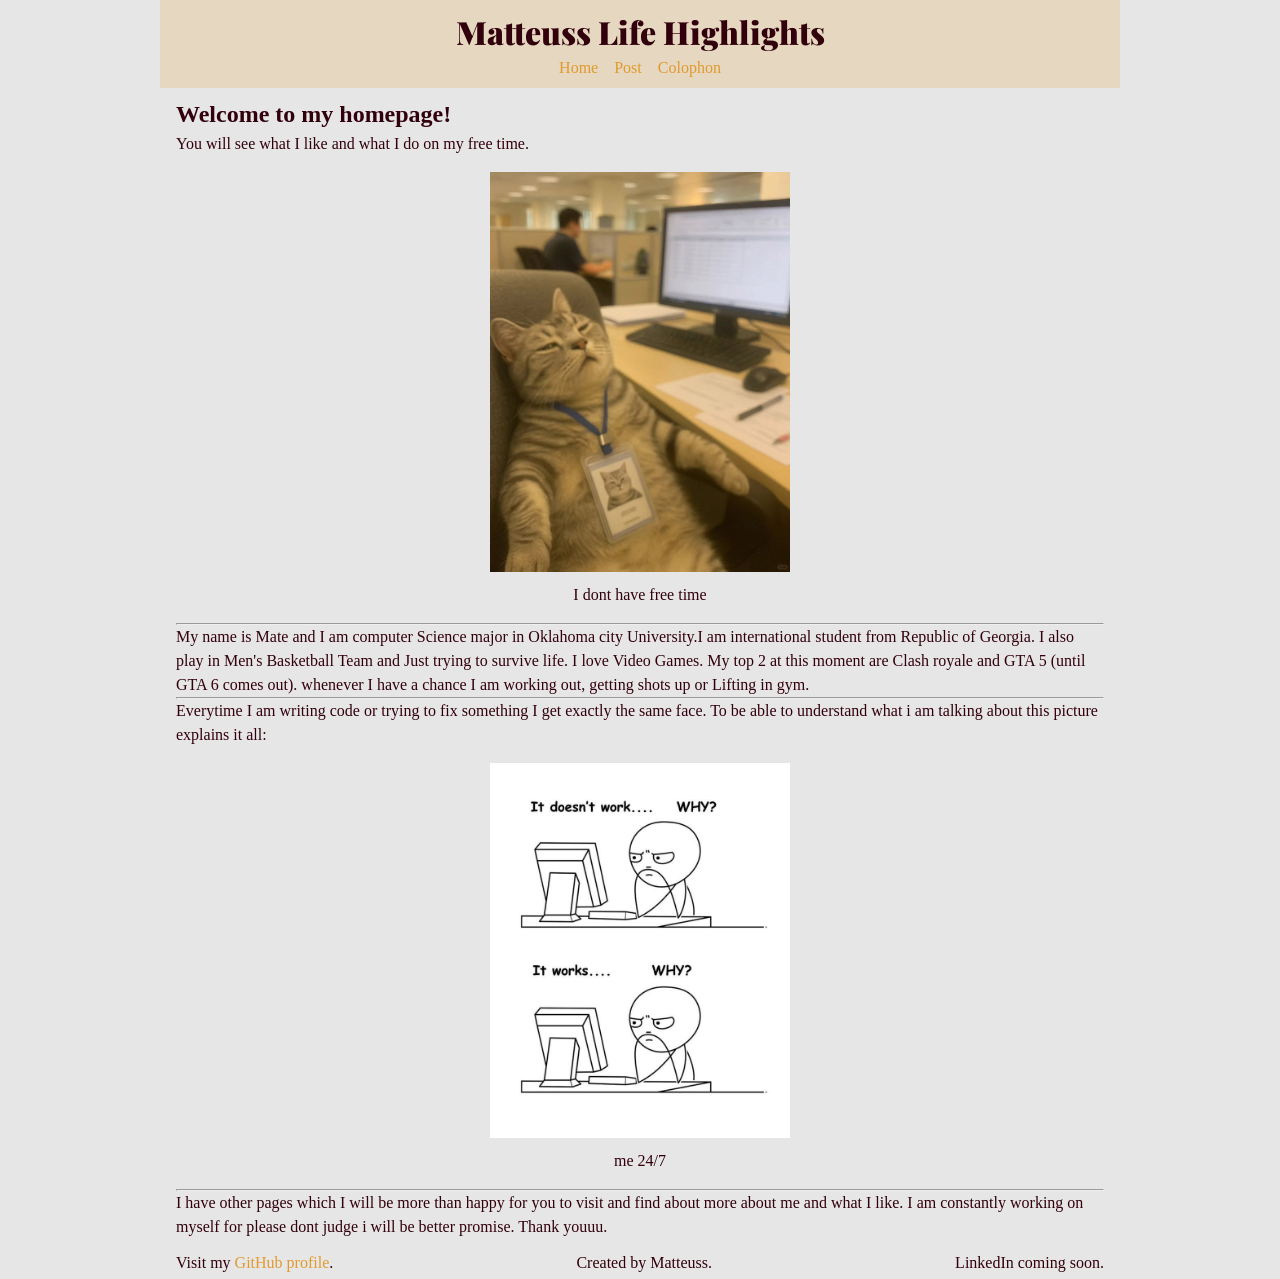
<file: index.html>
<!DOCTYPE html>
<html lang="en">
<head>
    <meta charset="utf-8">
    <meta name="viewport" content="width=device-width, initial-scale=1">
    <meta name="description" content="Matteuss's personal website">
    <link rel="stylesheet" href="main.css">
    <title>Matteuss</title>
</head>

<body>
    <header>
      <h1 class="royale-title">Matteuss Life Highlights</h1>

        <nav>
            <a href="/">Home</a>
            <a href="/posts/first-post.html">Post</a>
            <a href="/colophon/">Colophon</a>
        </nav>
    </header>


    <main>
        <h2>Welcome to my homepage!</h2>

        <p>
            You will see what I like and what I do on my free time.
        </p>

        <figure>
            <img
                src="/static/s/cat.jpg"
                alt="Cat "
                width="300"
            >
            <figcaption>I dont have free time</figcaption>
        </figure>
        <hr>
        <p>My name is Mate and I am computer Science major in Oklahoma city University.I am international student from Republic of Georgia.  I also play in Men's Basketball Team and Just trying to survive life. I love Video Games. My top 2 at this moment are Clash royale and GTA 5 (until GTA 6 comes out). whenever I have a chance I am working out, getting shots up or Lifting in gym. </p>
        <hr>
        <p>
            Everytime I am writing code or trying to fix something I get exactly the same face. To be able to understand what i am talking about this picture explains it all:
        </p>
                <figure>
            <img
                src="/static/s/meme.jpg"
                alt="Cat "
                width="300"
            >
            <figcaption>me 24/7</figcaption>
        </figure>
        <hr>
        <p>
            I have other pages which I will be more than happy for you to visit and find about more about me and what I like. I am constantly working on myself for please dont judge i will be better promise. Thank youuu.
        </p>
    </main>
 
    <footer>
        <p>
            Visit my
            <a href="https://github.com/matteuss6">GitHub profile</a>.
        </p>
        <p>Created by Matteuss.</p>
        <span>LinkedIn coming soon.</span>
    </footer>
</body>
</html>
</file>
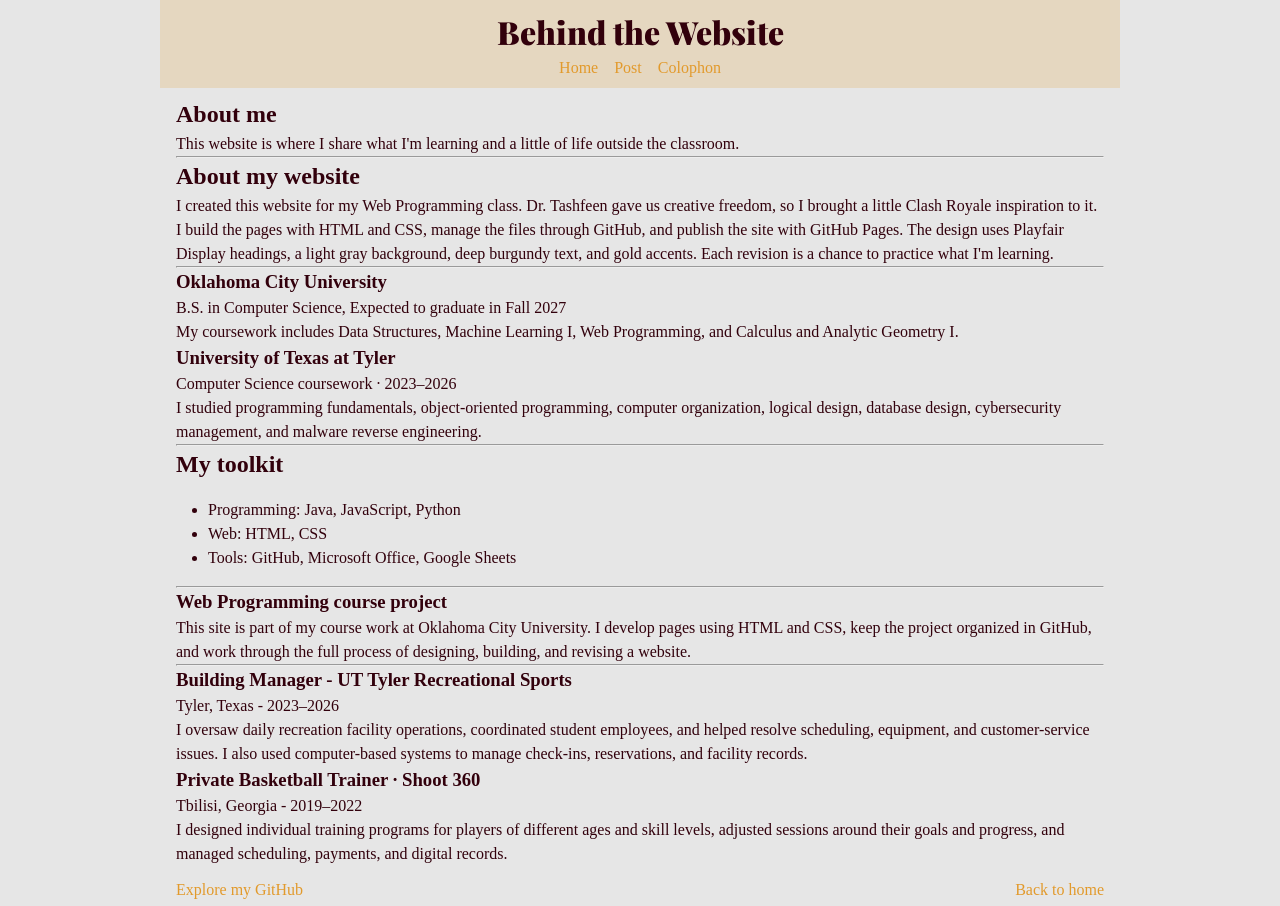
<file: colophon/index.html>
<!DOCTYPE html>
<html lang="en">
<head>
    <meta charset="utf-8">
    <meta name="viewport" content="width=device-width, initial-scale=1">
    <meta name="description" content="About me">
    <link rel="stylesheet" href="../main.css">
    <title>Colophon | Matteuss</title>
</head>
<body>
    <header>
        <h1 class="royale-title">Behind the Website</h1>
        <nav>
            <a href="/">Home</a>
            <a href="/posts/first-post.html">Post</a>
            <a href="/colophon/">Colophon</a>
        </nav>
    </header>

    <main>
        <h2>About me</h2>
        <p>
            This website is where I share what I'm learning and a little of life outside the classroom.
        </p>
        <hr>
        <h2>About my website</h2>
        <p>
            I created this website for my Web Programming class. Dr. Tashfeen gave us creative freedom, so I brought a little Clash Royale inspiration to it.
        </p>
        <p>
            I build the pages with HTML and CSS, manage the files through GitHub, and publish the site with GitHub Pages. The design uses Playfair Display headings, a light gray background, deep burgundy text, and gold accents. Each revision is a chance to practice what I'm learning.
        </p>
        <hr>
        <h3>Oklahoma City University</h3>
        <p>
            B.S. in Computer Science, Expected to graduate in Fall 2027
        </p>
        <p>
            My coursework includes Data Structures, Machine Learning I, Web Programming, and Calculus and Analytic Geometry I.
        </p>
        <h3>University of Texas at Tyler</h3>
        <p>
            Computer Science coursework · 2023–2026
        </p>
        <p>
            I studied programming fundamentals, object-oriented programming, computer organization, logical design, database design, cybersecurity management, and malware reverse engineering.
        </p>
        <hr>
        <h2>My toolkit</h2>
        <ul>
            <li>Programming: Java, JavaScript, Python</li>
            <li>Web: HTML, CSS</li>
            <li>Tools: GitHub, Microsoft Office, Google Sheets</li>
        </ul>
        <hr>
        <h3>Web Programming course project</h3>
        <p>
            This site is part of my course work at Oklahoma City University. I develop pages using HTML and CSS, keep the project organized in GitHub, and work through the full process of designing, building, and revising a website.
        </p>
        <hr>
        <h3>Building Manager - UT Tyler Recreational Sports</h3>
        <p>
            Tyler, Texas - 2023–2026
        </p>
        <p>
            I oversaw daily recreation facility operations, coordinated student employees, and helped resolve scheduling, equipment, and customer-service issues. I also used computer-based systems to manage check-ins, reservations, and facility records.
        </p>
        <h3>Private Basketball Trainer · Shoot 360</h3>
        <p>
            Tbilisi, Georgia - 2019–2022
        </p>
        <p>
            I designed individual training programs for players of different ages and skill levels, adjusted sessions around their goals and progress, and managed scheduling, payments, and digital records.
        </p>
    </main>

    <footer>
         <p>
            <a href="https://github.com/matteuss6">Explore my GitHub</a>
        </p>
        <a href="/">Back to home</a>
    </footer>
           
</body>
</html>
</file>
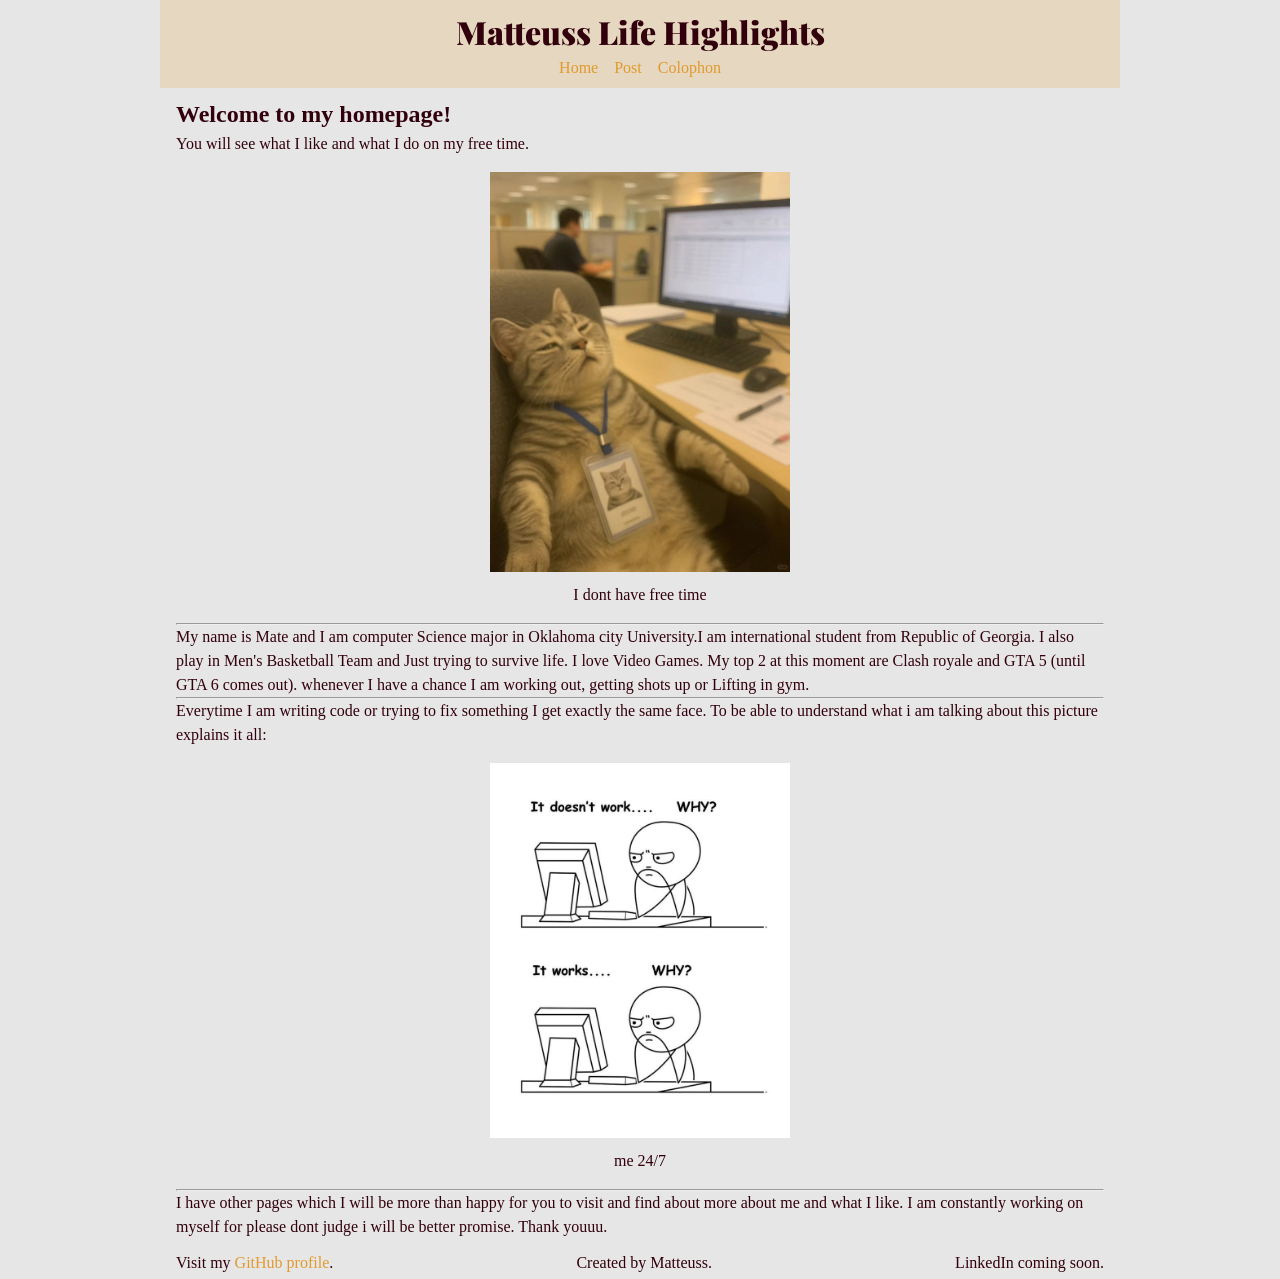
<file: docs/index.html>
<!DOCTYPE html>
<html lang="en">
<head>
	<meta name="generator" content="Hugo 0.167.0">
  <meta charset="utf-8">
  <meta name="viewport" content="width=device-width, initial-scale=1">
  <meta name="description" content="Matteuss&#39;s personal website">
  <link rel="stylesheet" href="/main.css">
  <title>Matteuss</title>
</head>
<body>
  <header>
    <h1 class="royale-title">Matteuss Life Highlights</h1>
    <nav>
      <a href="/">Home</a>
      <a href="/posts/first-post.html">Post</a>
      <a href="/colophon/">Colophon</a>
    </nav>
  </header>
  <main>

<h2>Welcome to my homepage!</h2>

        <p>
            You will see what I like and what I do on my free time.
        </p>

        <figure>
            <img
                src="/static/s/cat.jpg"
                alt="Cat "
                width="300"
            >
            <figcaption>I dont have free time</figcaption>
        </figure>
        <hr>
        <p>My name is Mate and I am computer Science major in Oklahoma city University.I am international student from Republic of Georgia.  I also play in Men's Basketball Team and Just trying to survive life. I love Video Games. My top 2 at this moment are Clash royale and GTA 5 (until GTA 6 comes out). whenever I have a chance I am working out, getting shots up or Lifting in gym. </p>
        <hr>
        <p>
            Everytime I am writing code or trying to fix something I get exactly the same face. To be able to understand what i am talking about this picture explains it all:
        </p>
                <figure>
            <img
                src="/static/s/meme.jpg"
                alt="Cat "
                width="300"
            >
            <figcaption>me 24/7</figcaption>
        </figure>
        <hr>
        <p>
            I have other pages which I will be more than happy for you to visit and find about more about me and what I like. I am constantly working on myself for please dont judge i will be better promise. Thank youuu.
        </p>

</main>
  <footer>
    
    <p>Visit my <a href="https://github.com/matteuss6">GitHub profile</a>.</p>
    <p>Created by Matteuss.</p>
    <span>LinkedIn coming soon.</span>
    
  </footer>
</body>
</html>
</file>
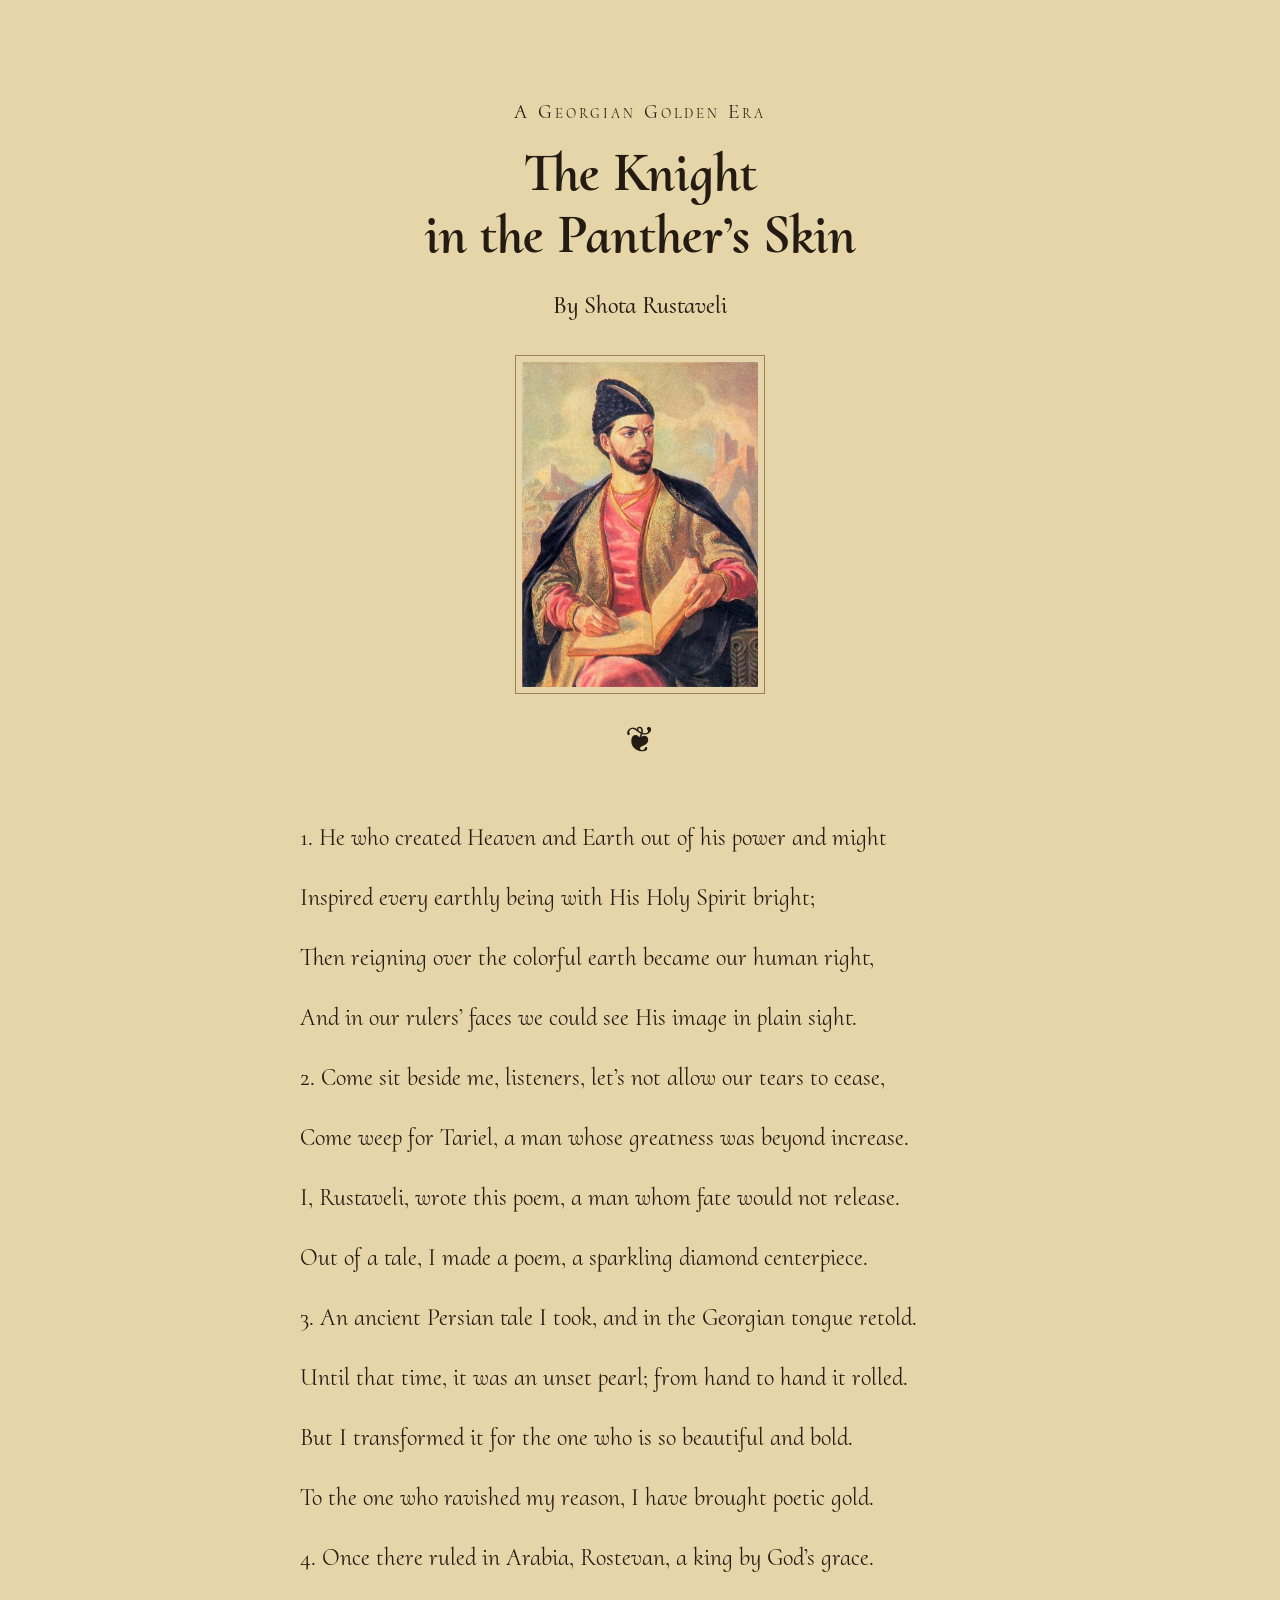
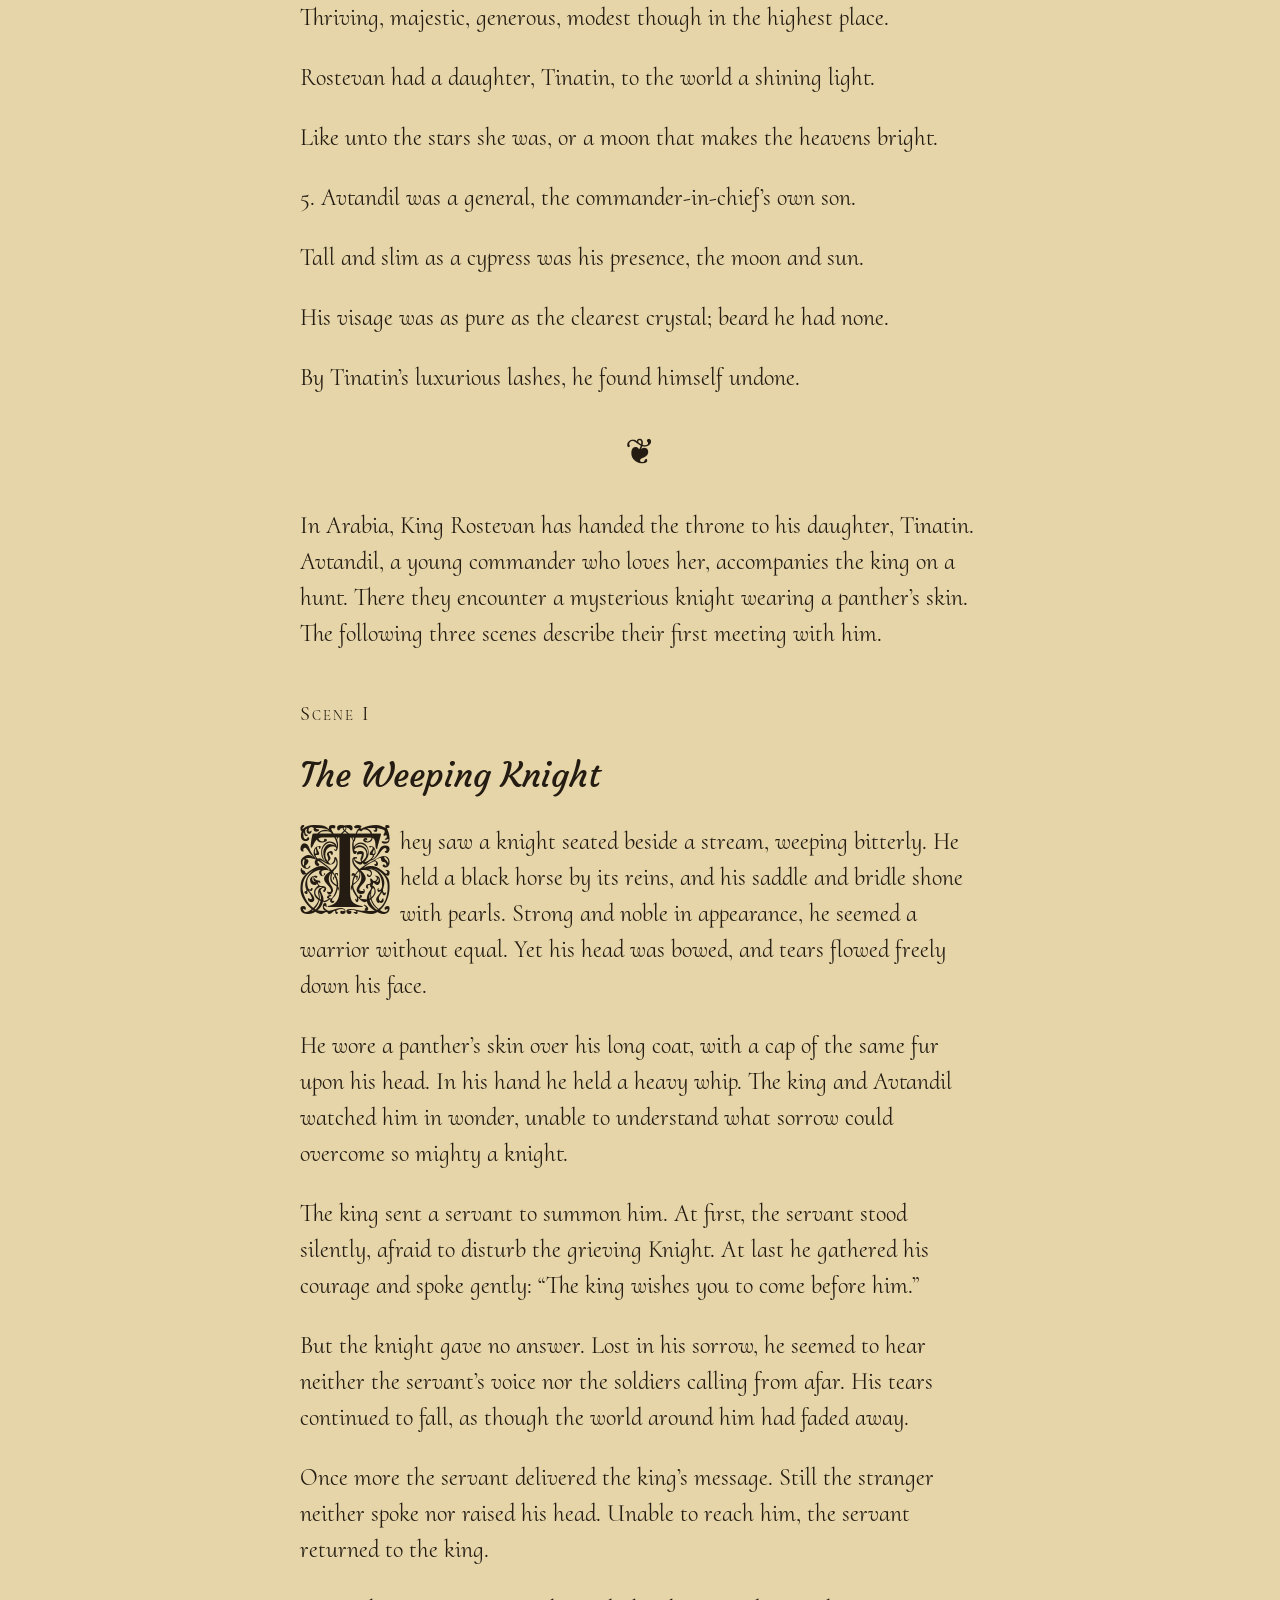
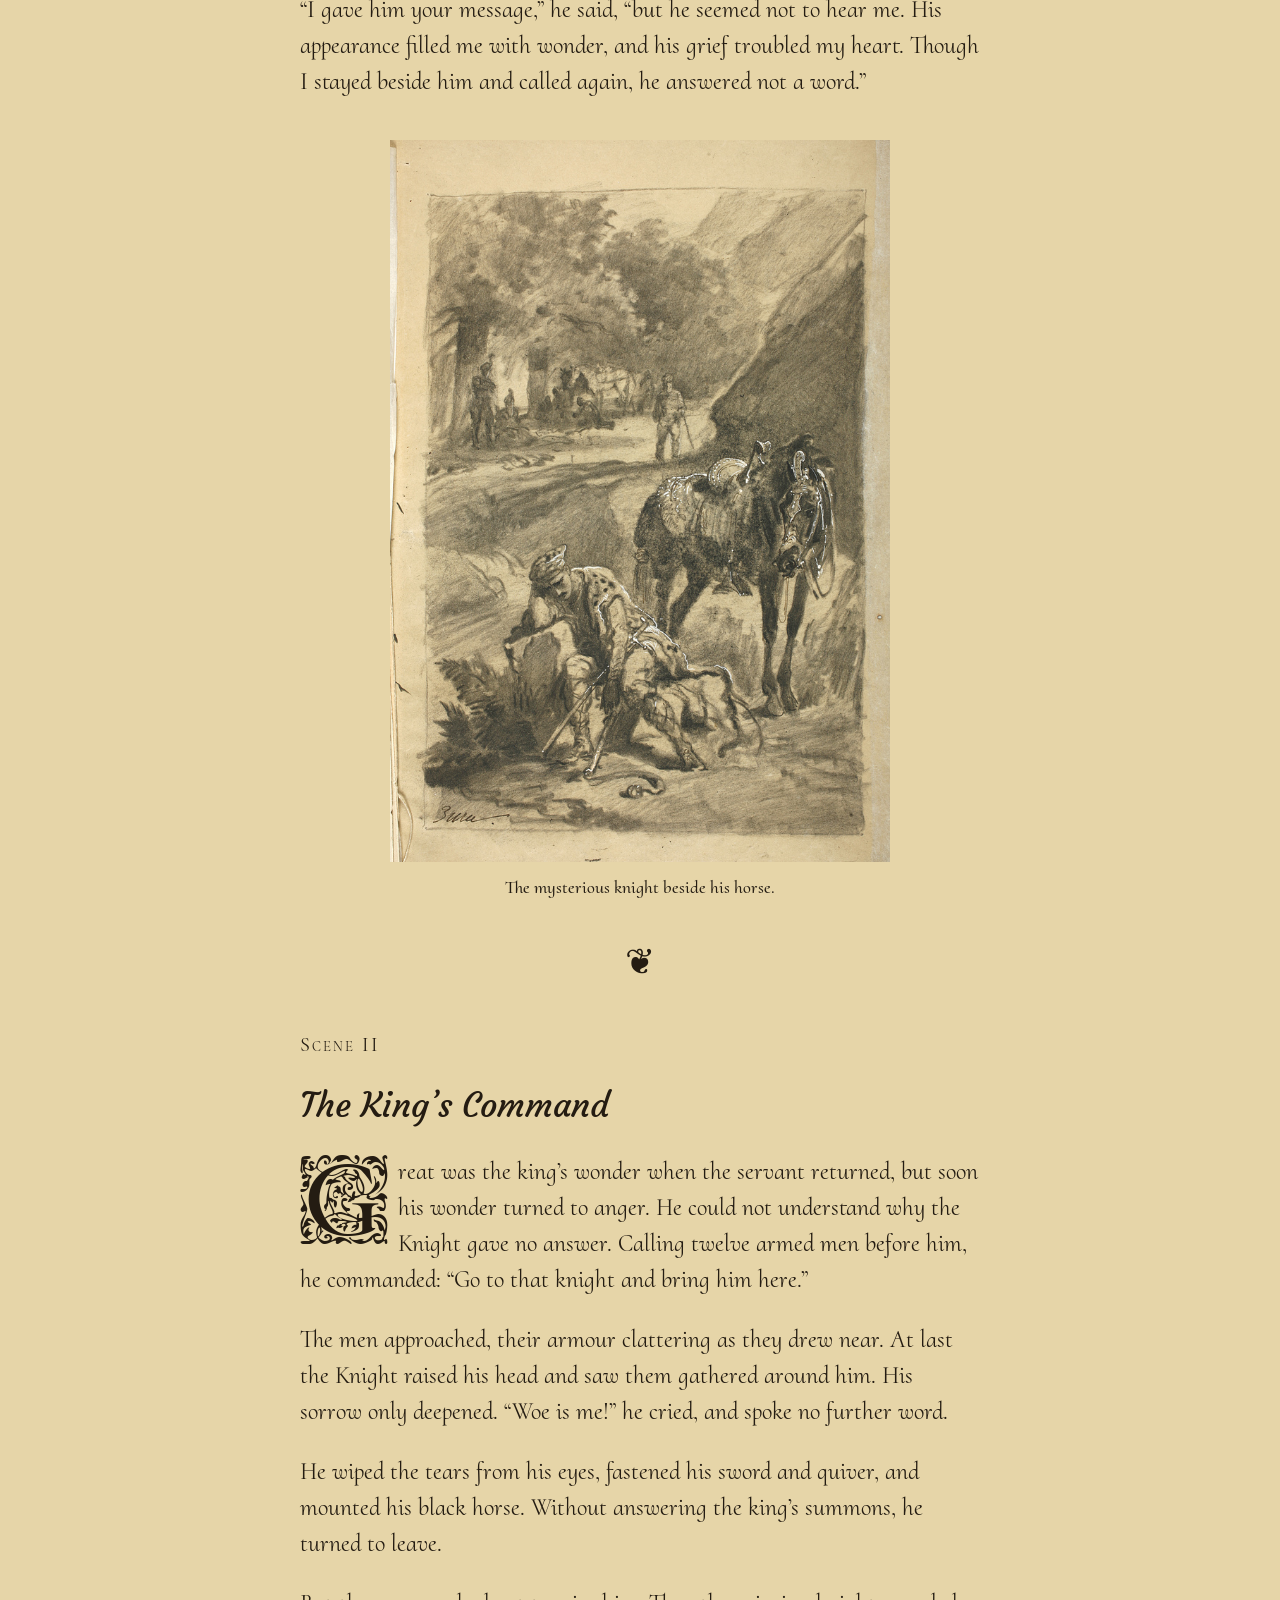
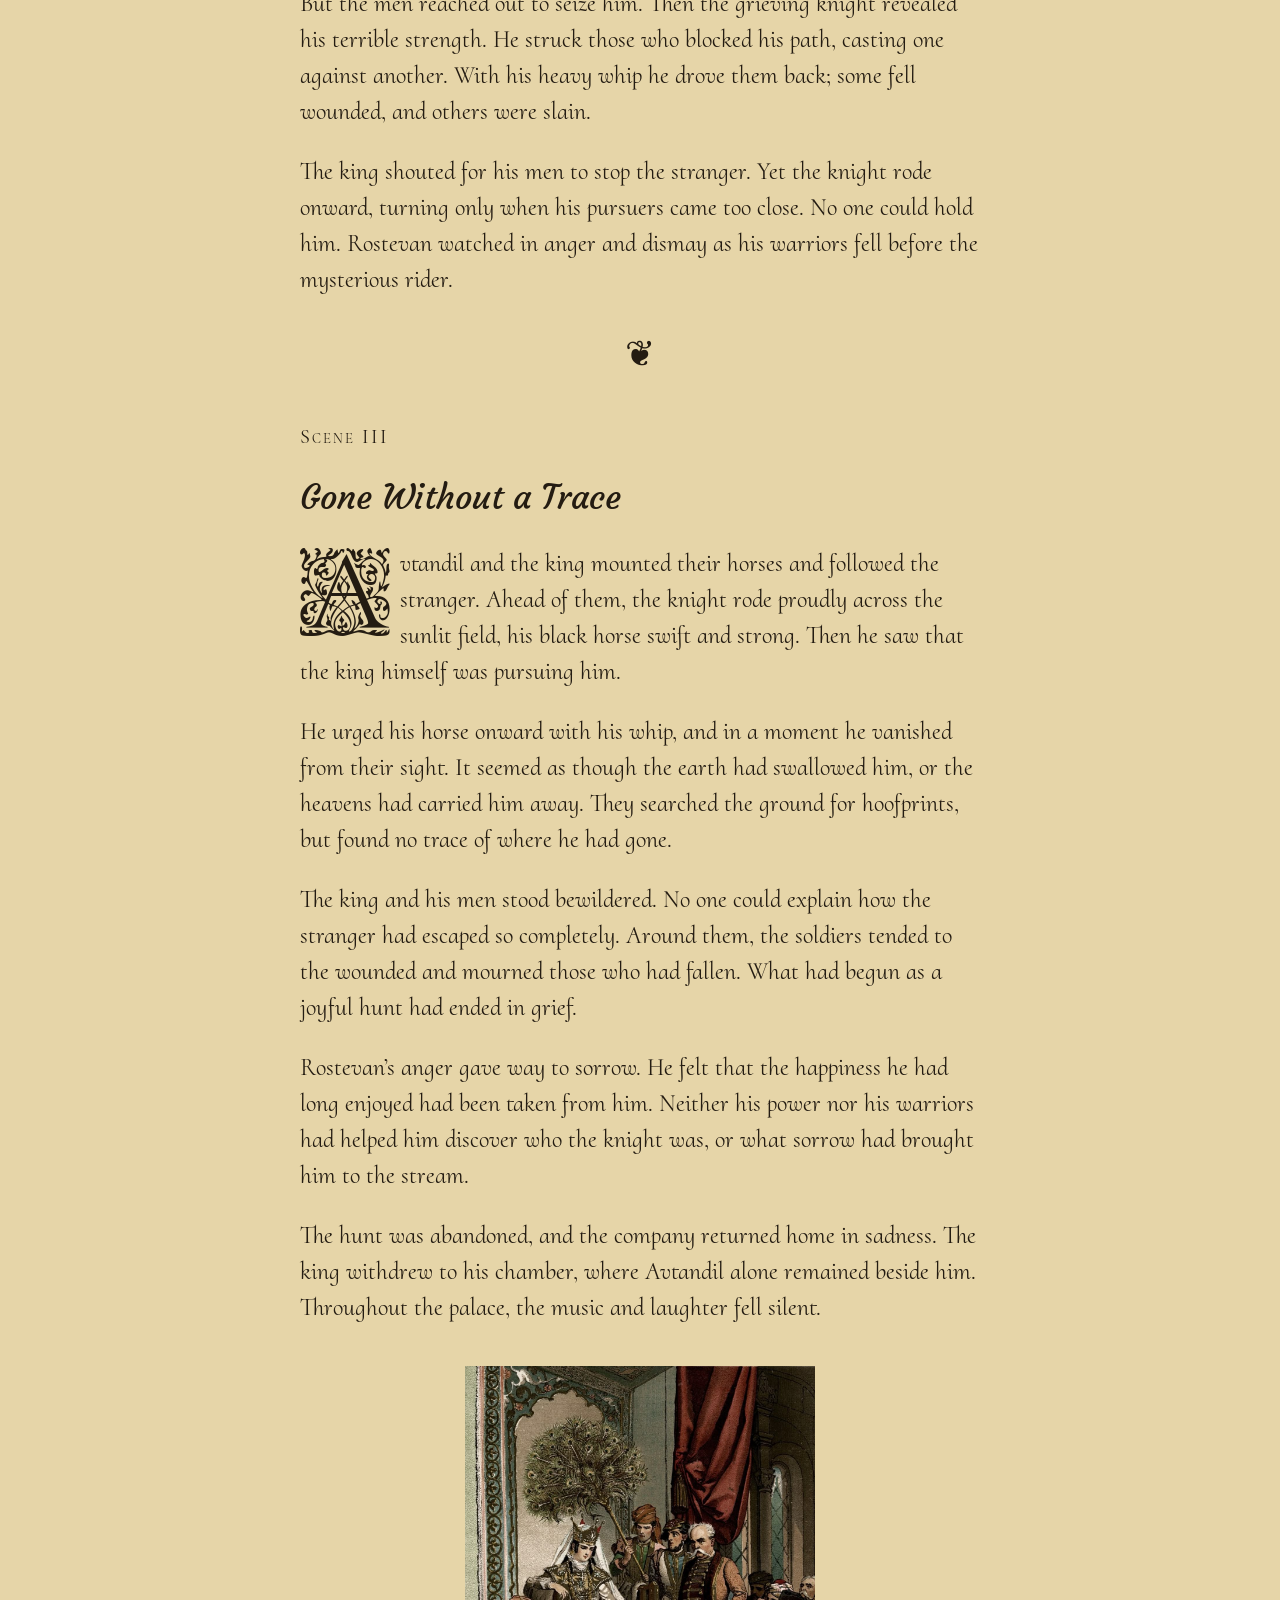
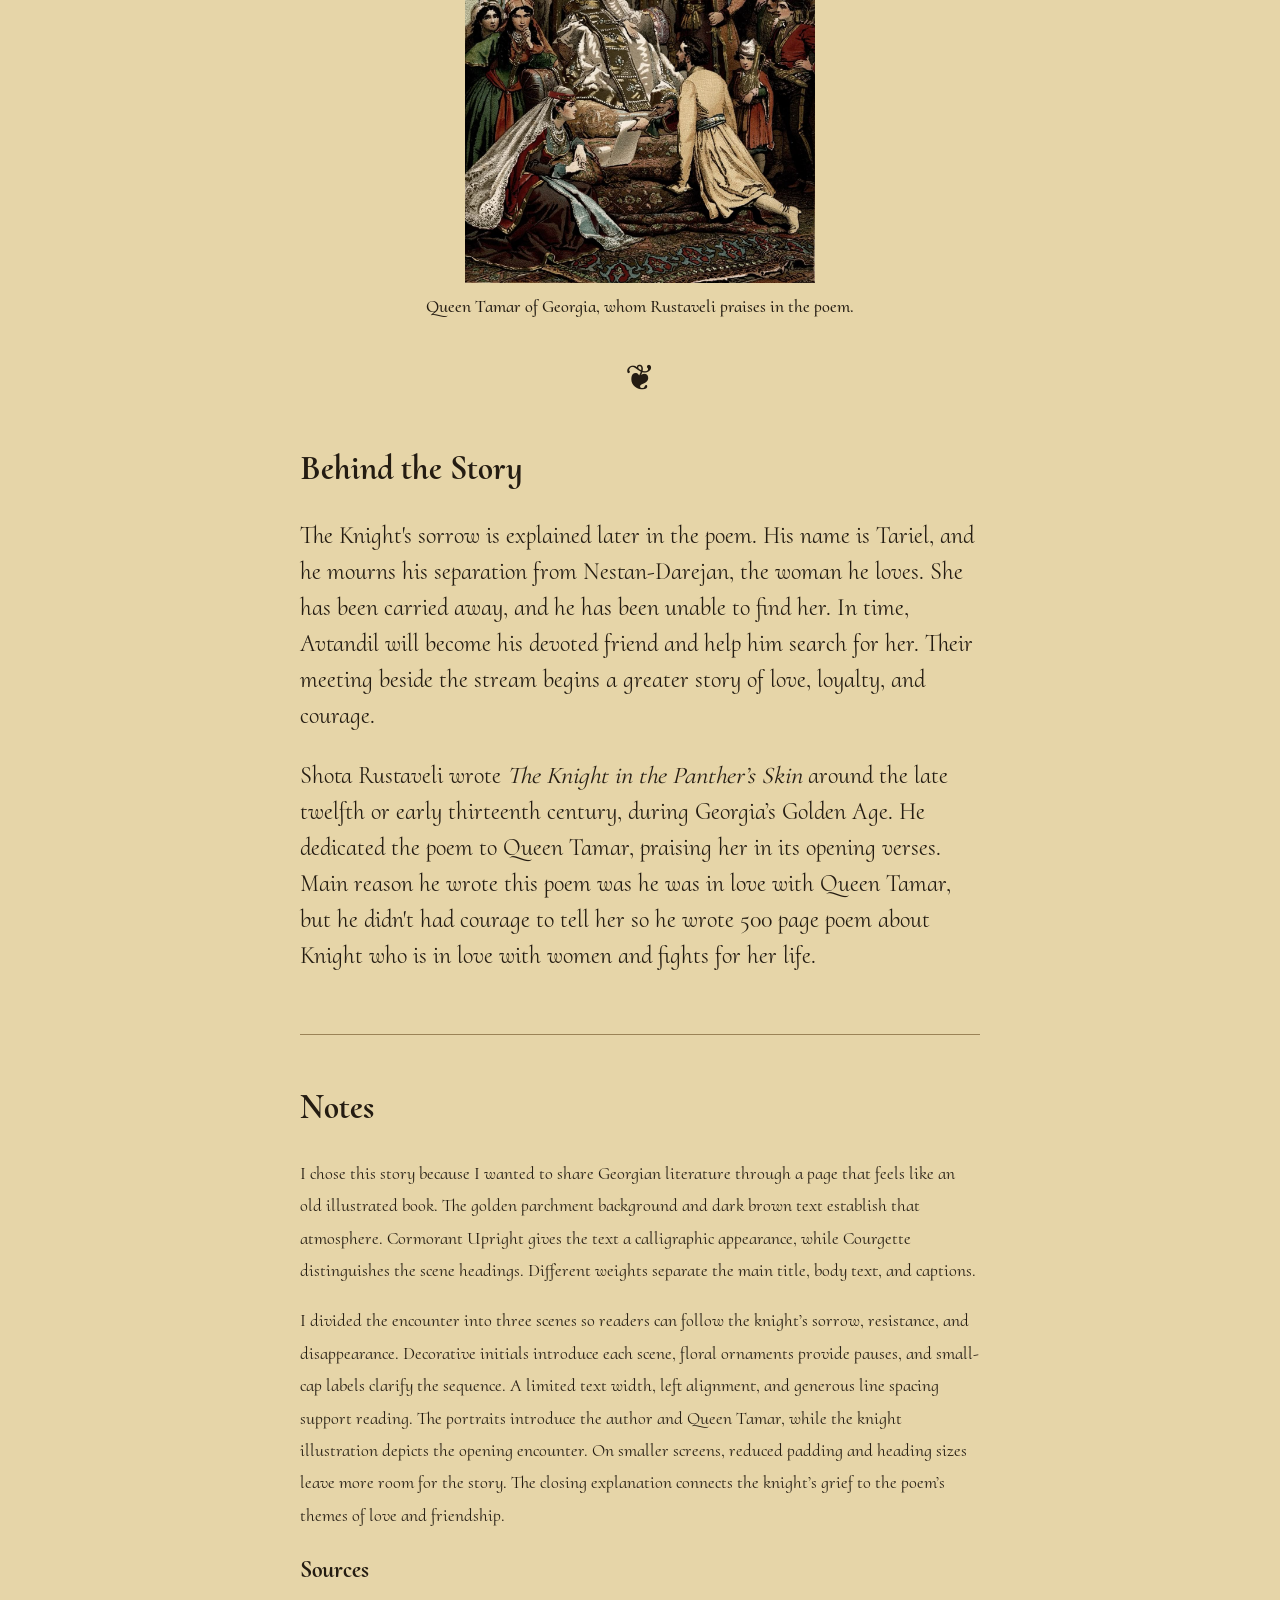
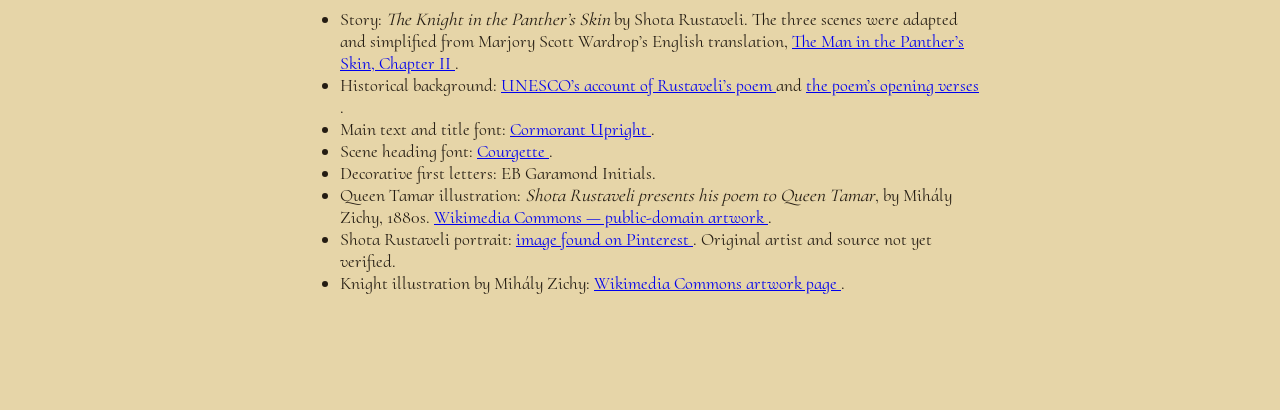
<file: midterm/index.html>
<!DOCTYPE html>
<html lang="en">
<head>
  <meta charset="UTF-8">
  <meta name="viewport" content="width=device-width, initial-scale=1.0">
  <title>The Knight in the Panther’s Skin</title>
  <link href="https://fonts.googleapis.com/css2?family=Cormorant+Upright:wght@400;500;700&display=swap" rel="stylesheet">
  <link rel="stylesheet" href="style.css">
</head>
<body>
<article>
     <header class="title-page">
  <div class="book-label">A Georgian Golden Era</div>

  <h1>The Knight<br>in the Panther’s Skin</h1>

  <p class="book-author">By Shota Rustaveli</p>

  <img class="title-portrait"
       src="images/shota.jpg"
       alt="Portrait of Shota Rustaveli">

  <div class="title-ornament" aria-hidden="true">❦</div>
</header>
<div class="introduction">
<p>1. He who created Heaven and Earth out of his power and might</p>
<p>Inspired every earthly being with His Holy Spirit bright;</p>
<p>Then reigning over the colorful earth became our human right,</p>
<p>And in our rulers’ faces we could see His image in plain sight.</p>

<p>2. Come sit beside me, listeners, let’s not allow our tears to cease,</p>
<p>Come weep for Tariel, a man whose greatness was beyond increase.</p>
<p>I, Rustaveli, wrote this poem, a man whom fate would not release.</p>
<p>Out of a tale, I made a poem, a sparkling diamond centerpiece.</p>

<p>3. An ancient Persian tale I took, and in the Georgian tongue retold.</p>
<p>Until that time, it was an unset pearl; from hand to hand it rolled.</p>
<p>But I transformed it for the one who is so beautiful and bold.</p>
<p>To the one who ravished my reason, I have brought poetic gold.</p>

<p>4. Once there ruled in Arabia, Rostevan, a king by God’s grace.</p>
<p>Thriving, majestic, generous, modest though in the highest place.</p>
<p>Rostevan had a daughter, Tinatin, to the world a shining light.</p>
<p>Like unto the stars she was, or a moon that makes the heavens bright.</p>

<p>5. Avtandil was a general, the commander-in-chief’s own son.</p>
<p>Tall and slim as a cypress was his presence, the moon and sun.</p>
<p>His visage was as pure as the clearest crystal; beard he had none.</p>
<p>By Tinatin’s luxurious lashes, he found himself undone.</p>

</div>
<div class="ornament" aria-hidden="true">❦</div>
<p class="story-context">In Arabia, King Rostevan has handed the throne to his daughter, Tinatin. Avtandil, a young commander who loves her, accompanies the king on a hunt. There they encounter a mysterious knight wearing a panther’s skin. The following three scenes describe their first meeting with him.</p>


<section>
      <div class="chapter-label">Scene I</div>
      <h2>The Weeping Knight</h2>
      <p>They saw a knight seated beside a stream, weeping bitterly. He held a black horse by its reins, and his saddle and bridle shone with pearls. Strong and noble in appearance, he seemed a warrior without equal. Yet his head was bowed, and tears flowed freely down his face.</p>

<p>He wore a panther’s skin over his long coat, with a cap of the same fur upon his head. In his hand he held a heavy whip. The king and Avtandil watched him in wonder, unable to understand what sorrow could overcome so mighty a knight.</p>

<p>The king sent a servant to summon him. At first, the servant stood silently, afraid to disturb the grieving Knight. At last he gathered his courage and spoke gently: “The king wishes you to come before him.”</p>

<p>But the knight gave no answer. Lost in his sorrow, he seemed to hear neither the servant’s voice nor the soldiers calling from afar. His tears continued to fall, as though the world around him had faded away.</p>

<p>Once more the servant delivered the king’s message. Still the stranger neither spoke nor raised his head. Unable to reach him, the servant returned to the king.</p>

<p>“I gave him your message,” he said, “but he seemed not to hear me. His appearance filled me with wonder, and his grief troubled my heart. Though I stayed beside him and called again, he answered not a word.”</p>
<figure class="chapter-picture">
  <img class="story-image"
       src="images/ucxomoyme.jpg"
       alt="The sorrowful knight sits with his head bowed beside his horse, while figures approach in the distance.">

  <figcaption>
    The mysterious knight beside his horse.
  </figcaption>
</figure>

    </section>
<div class="ornament" aria-hidden="true">❦</div>
    <section>
      <div class="chapter-label">Scene II</div>
      <h2>The King’s Command</h2>
      <p>Great was the king’s wonder when the servant returned, but soon his wonder turned to anger. He could not understand why the Knight gave no answer. Calling twelve armed men before him, he commanded: “Go to that knight and bring him here.”</p>

<p>The men approached, their armour clattering as they drew near. At last the Knight raised his head and saw them gathered around him. His sorrow only deepened. “Woe is me!” he cried, and spoke no further word.</p>

<p>He wiped the tears from his eyes, fastened his sword and quiver, and mounted his black horse. Without answering the king’s summons, he turned to leave.</p>

<p>But the men reached out to seize him. Then the grieving knight revealed his terrible strength. He struck those who blocked his path, casting one against another. With his heavy whip he drove them back; some fell wounded, and others were slain.</p>

<p>The king shouted for his men to stop the stranger. Yet the knight rode onward, turning only when his pursuers came too close. No one could hold him. Rostevan watched in anger and dismay as his warriors fell before the mysterious rider.</p>
    </section>
<div class="ornament" aria-hidden="true">❦</div>
    <section>
      <div class="chapter-label">Scene III</div>
      <h2>Gone Without a Trace</h2>
      <p>Avtandil and the king mounted their horses and followed the stranger. Ahead of them, the knight rode proudly across the sunlit field, his black horse swift and strong. Then he saw that the king himself was pursuing him.</p>

<p>He urged his horse onward with his whip, and in a moment he vanished from their sight. It seemed as though the earth had swallowed him, or the heavens had carried him away. They searched the ground for hoofprints, but found no trace of where he had gone.</p>

<p>The king and his men stood bewildered. No one could explain how the stranger had escaped so completely. Around them, the soldiers tended to the wounded and mourned those who had fallen. What had begun as a joyful hunt had ended in grief.</p>

<p>Rostevan’s anger gave way to sorrow. He felt that the happiness he had long enjoyed had been taken from him. Neither his power nor his warriors had helped him discover who the knight was, or what sorrow had brought him to the stream.</p>

<p>The hunt was abandoned, and the company returned home in sadness. The king withdrew to his chamber, where Avtandil alone remained beside him. Throughout the palace, the music and laughter fell silent.</p>

    <figure class="author-picture">
  <img class="story-image"
       src="images/tamarmefe.jpg"
       alt="Queen Tamar.">
       <figcaption>
  Queen Tamar of Georgia, whom Rustaveli praises
  in the poem.
</figcaption>
</figure>


</section>
<div class="ornament" aria-hidden="true">❦</div>
<div class="story-ending">
  <h2>Behind the Story</h2>

  <p class="story-context">The Knight's sorrow is explained later in the poem. His name is Tariel, and he mourns his separation from Nestan-Darejan, the woman he loves. She has been carried away, and he has been unable to find her. In time, Avtandil will become his devoted friend and help him search for her. Their meeting beside the stream begins a greater story of love, loyalty, and courage.</p>

  <p class="story-context">Shota Rustaveli wrote <em>The Knight in the Panther’s Skin</em> around the late twelfth or early thirteenth century, during Georgia’s Golden Age. He dedicated the poem to Queen Tamar, praising her in its opening verses. Main reason he wrote this poem was he was in love with Queen Tamar, but he didn't had courage to tell her so he wrote 500 page poem about Knight who is in love with women and fights for her life.</p>






</div>
    <footer>
      <h2>Notes</h2>
      <p>I chose this story because I wanted to share Georgian literature through a page that feels like an old illustrated book. The golden parchment background and dark brown text establish that atmosphere. Cormorant Upright gives the text a calligraphic appearance, while Courgette distinguishes the scene headings. Different weights separate the main title, body text, and captions.</p>

      <p>I divided the encounter into three scenes so readers can follow the knight’s sorrow, resistance, and disappearance. Decorative initials introduce each scene, floral ornaments provide pauses, and small-cap labels clarify the sequence. A limited text width, left alignment, and generous line spacing support reading. The portraits introduce the author and Queen Tamar, while the knight illustration depicts the opening encounter. On smaller screens, reduced padding and heading sizes leave more room for the story. The closing explanation connects the knight’s grief to the poem’s themes of love and friendship.</p>



      <h3>Sources</h3>
      <ul>
  <li>
    Story: <em>The Knight in the Panther’s Skin</em>
    by Shota Rustaveli. The three scenes were adapted and
    simplified from Marjory Scott Wardrop’s English translation,
    <a href="https://en.wikisource.org/wiki/The_Man_in_the_Panther%27s_Skin/Chapter_2">
      The Man in the Panther’s Skin, Chapter II
    </a>.
    </li>

    <li>
    Historical background:
    <a href="https://media.unesco.org/sites/default/files/webform/mow001/georgia_rustaveli_en.pdf">
      UNESCO’s account of Rustaveli’s poem
    </a>
    and
    <a href="https://en.wikisource.org/wiki/The_Man_in_the_Panther%27s_Skin/Introduction">
      the poem’s opening verses
    </a>.
  </li>
<li>
  Main text and title font:
  <a href="https://fonts.google.com/specimen/Cormorant+Upright">
    Cormorant Upright
  </a>.
</li>
<li>
  Scene heading font:
  <a href="https://fonts.google.com/specimen/Courgette">
    Courgette
  </a>.
</li>
<li>
  Decorative first letters: EB Garamond Initials.
</li>

<li>
  Queen Tamar illustration:
  <em>Shota Rustaveli presents his poem to Queen Tamar</em>,
  by Mihály Zichy, 1880s.
  <a href="https://commons.wikimedia.org/wiki/File:Vepkhistkaosani_zichy.jpg">
    Wikimedia Commons — public-domain artwork
  </a>.
</li>

<li>
  Shota Rustaveli portrait:
  <a href="https://www.pinterest.com/pin/777856166904247023/">
    image found on Pinterest
  </a>.
  Original artist and source not yet verified.
</li>
<li>
  Knight illustration by Mihály Zichy:
  <a href="https://commons.wikimedia.org/wiki/File:S1617,_zichi,_vefxistkaosnis_ilustraciebi,_naxes_ucxo_moyme_vinme....jpg">
    Wikimedia Commons artwork page
  </a>.
</li>

</ul>
    </footer>
  </article>
</body>
</html>
</file>
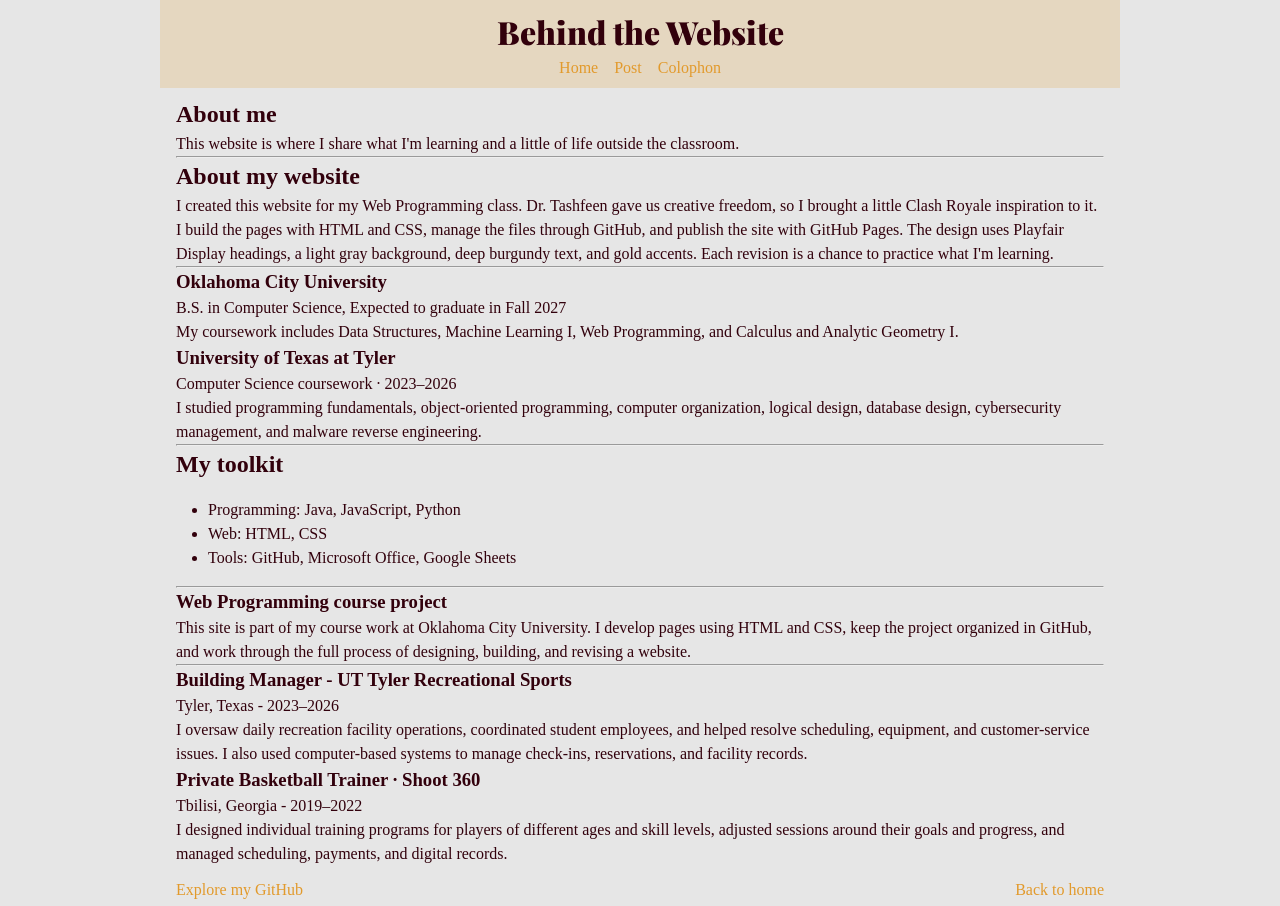
<file: docs/colophon/index.html>
<!DOCTYPE html>
<html lang="en">
<head>
  <meta charset="utf-8">
  <meta name="viewport" content="width=device-width, initial-scale=1">
  <meta name="description" content="About me">
  <link rel="stylesheet" href="/main.css">
  <title>Colophon | Matteuss</title>
</head>
<body>
  <header>
    <h1 class="royale-title">Behind the Website</h1>
    <nav>
      <a href="/">Home</a>
      <a href="/posts/first-post.html">Post</a>
      <a href="/colophon/">Colophon</a>
    </nav>
  </header>
  <main>

<h2>About me</h2>
        <p>
            This website is where I share what I'm learning and a little of life outside the classroom.
        </p>
        <hr>
        <h2>About my website</h2>
        <p>
            I created this website for my Web Programming class. Dr. Tashfeen gave us creative freedom, so I brought a little Clash Royale inspiration to it.
        </p>
        <p>
            I build the pages with HTML and CSS, manage the files through GitHub, and publish the site with GitHub Pages. The design uses Playfair Display headings, a light gray background, deep burgundy text, and gold accents. Each revision is a chance to practice what I'm learning.
        </p>
        <hr>
        <h3>Oklahoma City University</h3>
        <p>
            B.S. in Computer Science, Expected to graduate in Fall 2027
        </p>
        <p>
            My coursework includes Data Structures, Machine Learning I, Web Programming, and Calculus and Analytic Geometry I.
        </p>
        <h3>University of Texas at Tyler</h3>
        <p>
            Computer Science coursework · 2023–2026
        </p>
        <p>
            I studied programming fundamentals, object-oriented programming, computer organization, logical design, database design, cybersecurity management, and malware reverse engineering.
        </p>
        <hr>
        <h2>My toolkit</h2>
        <ul>
            <li>Programming: Java, JavaScript, Python</li>
            <li>Web: HTML, CSS</li>
            <li>Tools: GitHub, Microsoft Office, Google Sheets</li>
        </ul>
        <hr>
        <h3>Web Programming course project</h3>
        <p>
            This site is part of my course work at Oklahoma City University. I develop pages using HTML and CSS, keep the project organized in GitHub, and work through the full process of designing, building, and revising a website.
        </p>
        <hr>
        <h3>Building Manager - UT Tyler Recreational Sports</h3>
        <p>
            Tyler, Texas - 2023–2026
        </p>
        <p>
            I oversaw daily recreation facility operations, coordinated student employees, and helped resolve scheduling, equipment, and customer-service issues. I also used computer-based systems to manage check-ins, reservations, and facility records.
        </p>
        <h3>Private Basketball Trainer · Shoot 360</h3>
        <p>
            Tbilisi, Georgia - 2019–2022
        </p>
        <p>
            I designed individual training programs for players of different ages and skill levels, adjusted sessions around their goals and progress, and managed scheduling, payments, and digital records.
        </p>

</main>
  <footer>
    
    <p><a href="https://github.com/matteuss6">Explore my GitHub</a></p>
    <a href="/">Back to home</a>
    
  </footer>
</body>
</html>
</file>
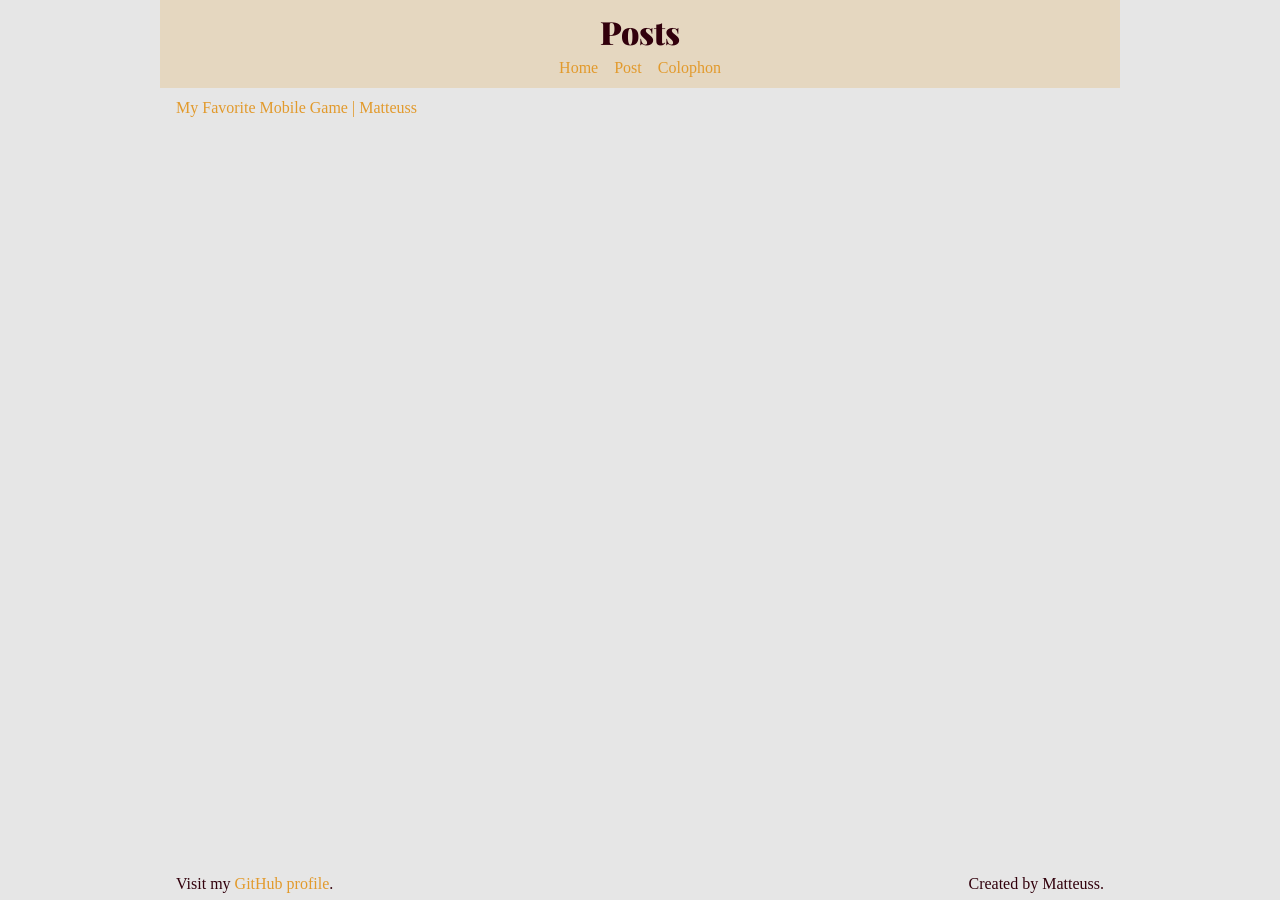
<file: docs/posts/index.html>
<!DOCTYPE html>
<html lang="en">
<head>
  <meta charset="utf-8">
  <meta name="viewport" content="width=device-width, initial-scale=1">
  
  <link rel="stylesheet" href="/main.css">
  <title>Posts</title>
</head>
<body>
  <header>
    <h1 class="royale-title">Posts</h1>
    <nav>
      <a href="/">Home</a>
      <a href="/posts/first-post.html">Post</a>
      <a href="/colophon/">Colophon</a>
    </nav>
  </header>
  <main>

<p><a href="/posts/first-post.html">My Favorite Mobile Game | Matteuss</a></p>
</main>
  <footer>
    
    <p>Visit my <a href="https://github.com/matteuss6">GitHub profile</a>.</p>
    <p>Created by Matteuss.</p>
    
    
  </footer>
</body>
</html>
</file>
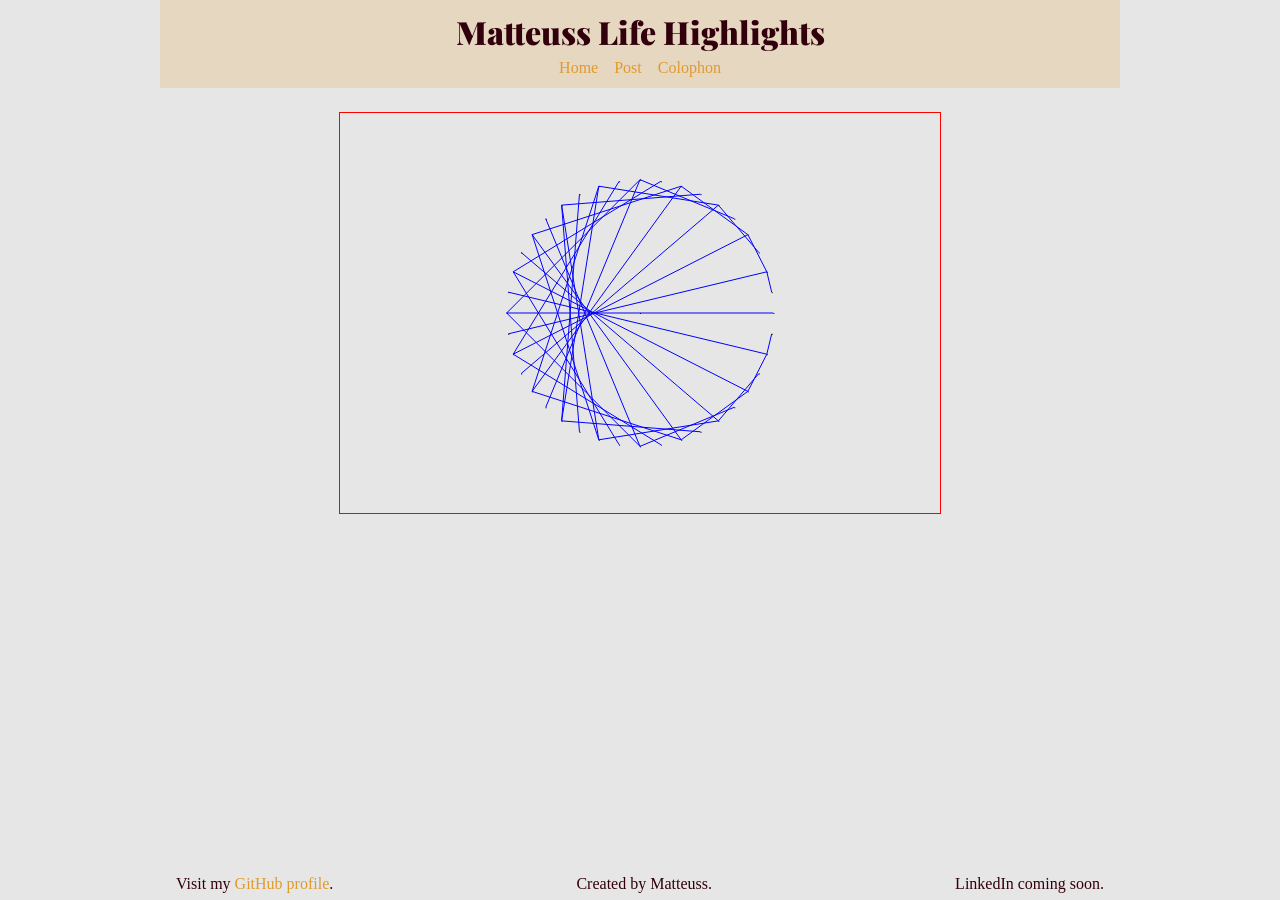
<file: canvas.html>
<!DOCTYPE html>
<html lang="en">
<head>
    <meta charset="utf-8">
    <meta name="viewport" content="width=device-width, initial-scale=1">
    <meta name="description" content="Matteuss's personal website">
    <link rel="stylesheet" href="main.css">
    <title>Matteuss</title>
</head>

<body>
    <header>
      <h1 class="royale-title">Matteuss Life Highlights</h1>

        <nav>
            <a href="/">Home</a>
            <a href="/posts/first-post.html">Post</a>
            <a href="/colophon/">Colophon</a>
        </nav>
    </header>


    <main class="canvas-page">
        <canvas id="main-canvas" width="600" height="400">
            A circle pattern drawn with JavaScript.
        </canvas>
    </main>
 
    <footer>
        <p>
            Visit my
            <a href="https://github.com/matteuss6">GitHub profile</a>.
        </p>
        <p>Created by Matteuss.</p>
        <span>LinkedIn coming soon.</span>
    </footer>
    <script src="script.js" defer></script>
</body>
</html>
</file>
<file: main.css>
@charset 'UTF-8'; 

:root {
	--FG:50, 0, 12;
	--BG:230, 230, 230;
	--HL:226, 154, 44;
	--PAGE_WIDTH:960px;
	--BIG:32px;
	--MED:16px;
	--SML:8px;
	--QRT:4px;
	--TNY:2px;
}

@font-face {
  font-family: "Playfair Display";
  src: url("PlayfairDisplay-Black.ttf") format("truetype");
  font-weight: 900;
  font-style: normal;
  font-display: swap;
}

@font-face {
  font-family: "Playfair Display";
  src: url("PlayfairDisplay-Regular.ttf") format("truetype");
  font-weight: 400;
  font-style: normal;
  font-display: swap;
}

* {
	margin: 0;
	padding: 0;
	box-sizing: border-box;
}
	

html {
	min-height: 100%;
	background-color: rgb(var(--BG));
}

body {
	
	min-height: 100vh;
	margin: 0 auto;
	max-width: var(--PAGE_WIDTH);
	display:flex;
	flex-direction: column;
	justify-content: space-between;
	color: rgb(var(--FG));
	background-color: rgb(var(--BG));
  font-size: 12pt;
  line-height: 1.5;
}


header {
    display: flex;
    flex-direction: column;
    justify-content: center;
    background-color: rgba(var(--HL), 0.2);
    padding-top: var(--SML);
	  padding-bottom: var(--SML);
}

header h1 {
    font-family: "Playfair Display", serif;
    font-weight: 900;
}

header h1,
header nav {
	align-self: center;
	display: flex;
	column-gap: 1em;
}


main {
	flex-grow: 1;
	padding-top: var(--SML);
	padding-bottom: var(--SML);
	padding-left: var(--MED);
	padding-right:var(--MED) ;
}
main canvas {
	border: 1px solid red;
	display: block;
	max-width: 100%;
	height: auto;
	margin: var(--MED) auto;
}

footer {
	display: flex;
	align-items: center;
	justify-content: space-between;
	padding-top: var(--QRT);
	padding-bottom: var(--QRT);
	padding-left: var(--MED);
	padding-right:var(--MED) ;
}

figure {
	margin: var(--MED) auto;
	text-align: center;
}

figcaption {
	margin-top: var(--QRT);
}

main ul,
main ol {
	margin: var(--MED) var(--BIG);
}


a {
	text-decoration: none;
	color: rgb(var(--HL));
}
</file>
<file: midterm/style.css>
:root {
  --paper: #e6d5a8;
  --ink: #241c12;
  --red: #241c12;
  --gold: #9b8357;
}


@font-face {
  font-family: "EB Garamond Initials";
  src: url("fonts/eb-garamond.initials.ttf") format("truetype");
  font-weight: 400;
  font-style: normal;
  font-display: swap;
}
@font-face {
  font-family: "Courgette";
  src: url("fonts/Courgette/Courgette-Regular.ttf") format("truetype");
  font-weight: 400;
  font-style: normal;
  font-display: swap;
}


body {
  margin: 0;
  padding: 40px 20px;
  color: var(--ink);
  font-family: Georgia, serif;
  font-weight: 400;

  background-color: var(--paper);
}

article {
  max-width: 680px;
  margin: auto;
  padding: 60px;
}

header {
  text-align: center;
  padding-bottom: 40px;
}

h1,
h2,
h3 {
  color: var(--red);
}

h1 {
  font-family: "Cormorant Upright", Georgia, serif;
  font-size: 54px;
  font-weight: 700;
  line-height: 1.05;
  margin: 20px 0;
}


section {
  margin-top: 50px;
}

h2 {
  font-size: 34px;
  font-weight: 600;
  line-height: 1.2;
}

p {
  font-size: 18px;
  line-height: 1.8;
  text-align: left;
  hyphens: auto;
}


footer {
  margin-top: 60px;
  padding-top: 25px;
  border-top: 1px solid var(--gold);
}


h3 {
  font-size: 24px;
}

@media (max-width: 600px) {
  body {
    padding: 12px;
  }

  article {
    padding: 30px 22px;
  }

  h1 {
    font-size: 42px;
  }

  h2 {
    font-size: 28px;
  }
}

section > p:first-of-type::first-letter {
  float: left;
  font-family: "EB Garamond Initials", Georgia, serif;
  font-size: 90px;
  font-weight: 400;
  line-height: 1;
  margin-right: 10px;
  color: var(--ink);
}
section h2 {
  font-family: "Courgette", cursive;
  font-weight: 400;
}

.story-image {
  display: block;
  width: 100%;
  max-width: 350px;
  height: auto;
  margin: 40px auto;
}

.author-picture {
  margin: 40px 0;
}

.author-picture .story-image {
  margin: 0 auto 12px;
}

.author-picture figcaption {
  text-align: center;
}

.chapter-picture {
  margin: 40px 0;
}

.chapter-picture .story-image {
  width: 100%;
  max-width: 500px;
  height: auto;
  margin: 0 auto 12px;
}

.chapter-picture figcaption {
  line-height: 1.5;
  text-align: center;
}

.story-ending {
  margin-top: 50px;
}

section p,
.introduction p,
.story-context {
  font-family: "Cormorant Upright", Georgia, serif;
  font-size: 24px;
  font-weight: 400;
  line-height: 1.5;
  hyphens: none;
}

.author-picture figcaption,
.chapter-picture figcaption {
  font-family: "Cormorant Upright", Georgia, serif;
  font-size: 18px;
  font-weight: 500;
}

footer p,
footer li {
  font-family: "Cormorant Upright", Georgia, serif;
  font-size: 18px;
  font-weight: 400;
}

.story-ending h2,
footer h2,
footer h3 {
  font-family: "Cormorant Upright", Georgia, serif;
  font-weight: 700;
}
.ornament {
  text-align: center;
  font-size: 36px;
  color: var(--ink);
  margin: 35px 0;
}
.chapter-label {
  font-family: "Cormorant Upright", Georgia, serif;
  font-variant: small-caps;
  font-size: 20px;
  letter-spacing: 2px;
  margin-bottom: 8px;
}
.title-page {
  text-align: center;
  padding-bottom: 35px;
}

.book-label {
  font-family: "Cormorant Upright", Georgia, serif;
  font-size: 20px;
  font-variant: small-caps;
  letter-spacing: 3px;
  margin-bottom: 18px;
}

.title-page h1 {
  line-height: 1.15;
  margin: 0 0 18px;
}

.book-author {
  font-family: "Cormorant Upright", Georgia, serif;
  font-size: 24px;
  font-weight: 500;
  text-align: center;
  margin: 0 0 28px;
}

.title-portrait {
  display: block;
  width: 250px;
  max-width: 100%;
  height: auto;
  margin: 0 auto;
  border: 1px solid var(--gold);
  padding: 6px;
  box-sizing: border-box;
}

.title-ornament {
  font-size: 36px;
  margin-top: 25px;
}
</file>
